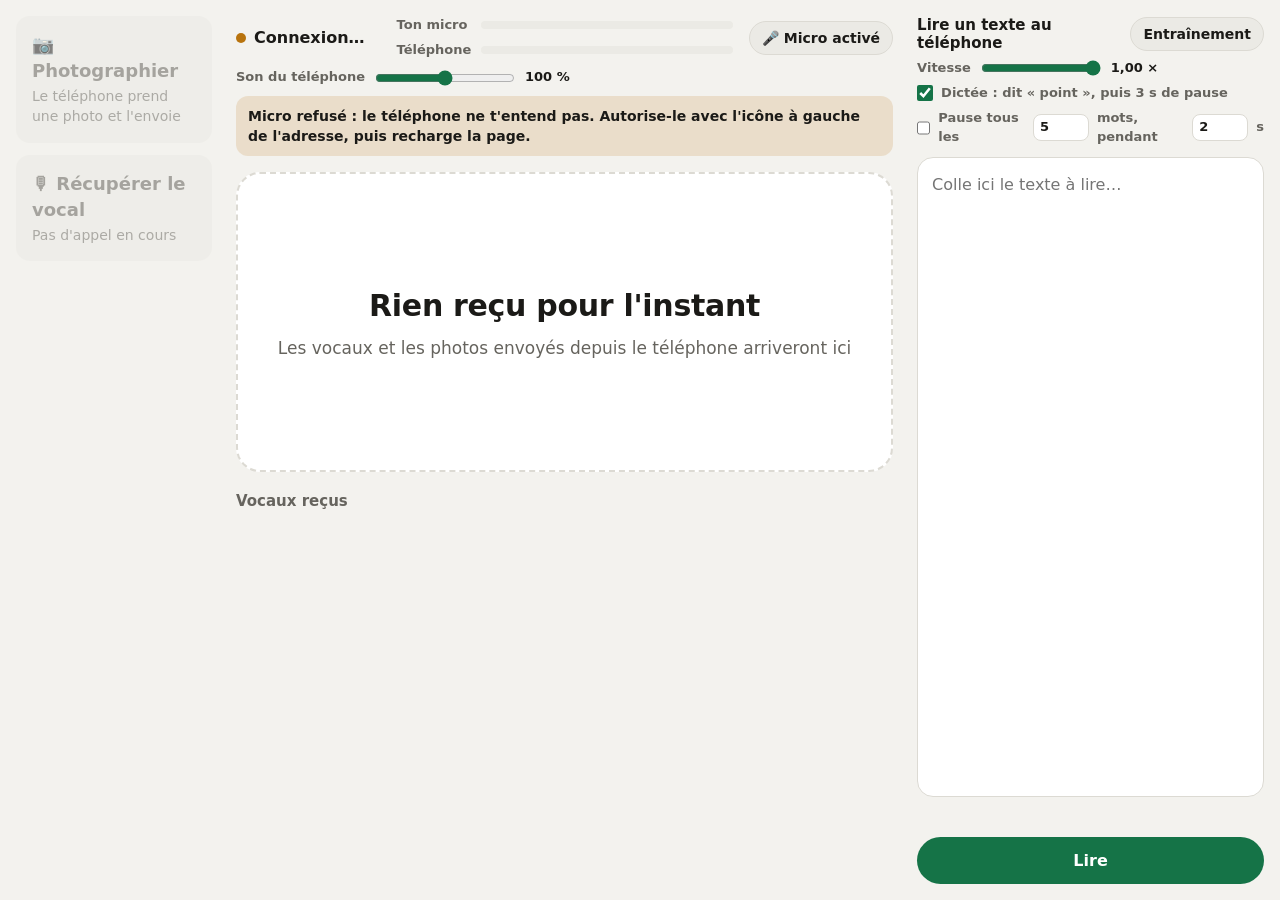
<file: index.html>
<!doctype html>
<html lang="fr">
<head>
  <meta charset="utf-8">
  <meta name="viewport" content="width=device-width, initial-scale=1">
  <title>Vocaux reçus</title>
  <script>
    // Le même lien ouvert sur un téléphone mène à l'appli du téléphone.
    if (/Android|iPhone|iPad/i.test(navigator.userAgent)) location.replace('tel.html');
  </script>
  <link rel="icon" href="icone.svg" type="image/svg+xml">
  <link rel="stylesheet" href="style.css?v=32">
  <link rel="preconnect" href="https://0.peerjs.com">
</head>
<body>
  <div class="ecran">
  <!-- Commandes envoyées au téléphone pendant l'appel. -->
  <aside class="pc-commandes">
    <button class="commande" id="photographier" disabled>
      <span class="commande-titre">📷 Photographier</span>
      <span class="commande-sous">Le téléphone prend une photo et l'envoie</span>
    </button>
    <button class="commande" id="recuperer" disabled>
      <span class="commande-titre">🎙 Récupérer le vocal</span>
      <span class="commande-sous" id="recuperer-sous">Pas d'appel en cours</span>
    </button>
    <p class="commande-info" id="commande-info" role="status"></p>
  </aside>

  <div class="pc">
    <header class="pc-haut">
      <div class="etat" id="etat" data-ton="attente">
        <span class="pastille"></span><span id="etat-texte">Connexion…</span>
      </div>
      <span class="chrono" id="chrono"></span>
      <div class="niveaux" id="niveaux" aria-hidden="true">
        <span>Ton micro</span>
        <div class="niveau"><div class="niveau-barre" id="niveau-micro"></div></div>
        <span>Téléphone</span>
        <div class="niveau"><div class="niveau-barre" id="niveau-tel"></div></div>
      </div>
      <button class="bouton-secondaire petit-bouton micro-bouton" id="micro-bouton">🎤 Micro activé</button>
      <label class="volume-tel" title="Au-delà de 100 %, la page amplifie le son du téléphone">Son du téléphone
        <input type="range" id="volume-tel" min="0" max="200" step="5" value="100">
        <span id="volume-tel-valeur">100 %</span>
      </label>
      <p class="alerte note-micro" id="note-micro">Clique sur « Autoriser » en haut de la page pour que le téléphone t'entende.</p>
    </header>

    <a class="zone-recu" id="zone-recu" data-etat="vide">
      <span class="recu-titre" id="recu-titre">Aucun vocal pour l'instant</span>
      <span class="recu-sous" id="recu-sous"></span>
      <span class="recu-indice" id="recu-indice"></span>
      <span class="recu-progression" id="recu-progression" hidden><span id="recu-barre"></span></span>
    </a>

    <section class="pc-liste">
      <div class="liste-tete">
        <h2 id="resume">Vocaux reçus</h2>
        <button class="bouton-secondaire" id="tout-effacer" hidden>Tout effacer</button>
      </div>
      <ol class="fichiers" id="vocaux"></ol>
    </section>
  </div>

  <!-- Lecture de texte : la voix de synthèse est envoyée dans l'appel, vers le téléphone. -->
  <aside class="lecture">
    <div class="lecture-tete">
      <h2 id="lecture-titre">Lire un texte au téléphone</h2>
      <button class="bouton-secondaire petit-bouton lecture-entrainement" id="lecture-entrainement" aria-pressed="false"
        title="Sans appel : la dictée sort sur l'ordinateur, rien ne passe par le téléphone ni par le relais">Entraînement</button>
      <label class="lecture-reglage">Vitesse
        <input type="range" id="lecture-vitesse" min="0.1" max="1" step="0.05" value="1">
        <span id="lecture-vitesse-valeur">1,00 ×</span>
      </label>
      <label class="lecture-reglage" title="À chaque point, la voix dit « point » puis attend 3 secondes">
        <input type="checkbox" id="lecture-dictee" checked> Dictée : dit « point », puis 3 s de pause
      </label>
      <label class="lecture-reglage" title="La voix s'arrête après chaque groupe de mots, le temps indiqué">
        <input type="checkbox" id="lecture-groupes"> Pause tous les
        <input type="number" id="lecture-groupes-mots" min="1" max="200" step="1" value="5" aria-label="Nombre de mots"> mots, pendant
        <input type="number" id="lecture-groupes-pause" min="0" max="60" step="0.5" value="2" aria-label="Durée de la pause en secondes"> s
      </label>
    </div>
    <textarea class="lecture-texte" id="lecture-saisie" placeholder="Colle ici le texte à lire…" spellcheck="false"></textarea>
    <div class="lecture-texte lecture-affichage" id="lecture-affichage" hidden></div>
    <p class="lecture-etat" id="lecture-etat" data-ton="neutre"></p>
    <div class="lecture-boutons">
      <button class="bouton-principal" id="lecture-lire">Lire</button>
      <button class="bouton-principal" id="lecture-pause" hidden>Pause</button>
      <button class="bouton-secondaire" id="lecture-arreter" hidden>Arrêter</button>
    </div>
  </aside>
  </div>

  <div class="voile" id="activer-son" hidden>Clique n'importe où pour entendre l'appel</div>
  <audio id="son-distant" autoplay></audio>

  <script src="peerjs.min.js?v=1.5.5"></script>
  <script src="commun.js?v=19"></script>
  <script src="ecoute.js?v=33"></script>
  <script src="lecture.js?v=30"></script>
</body>
</html>
</file>
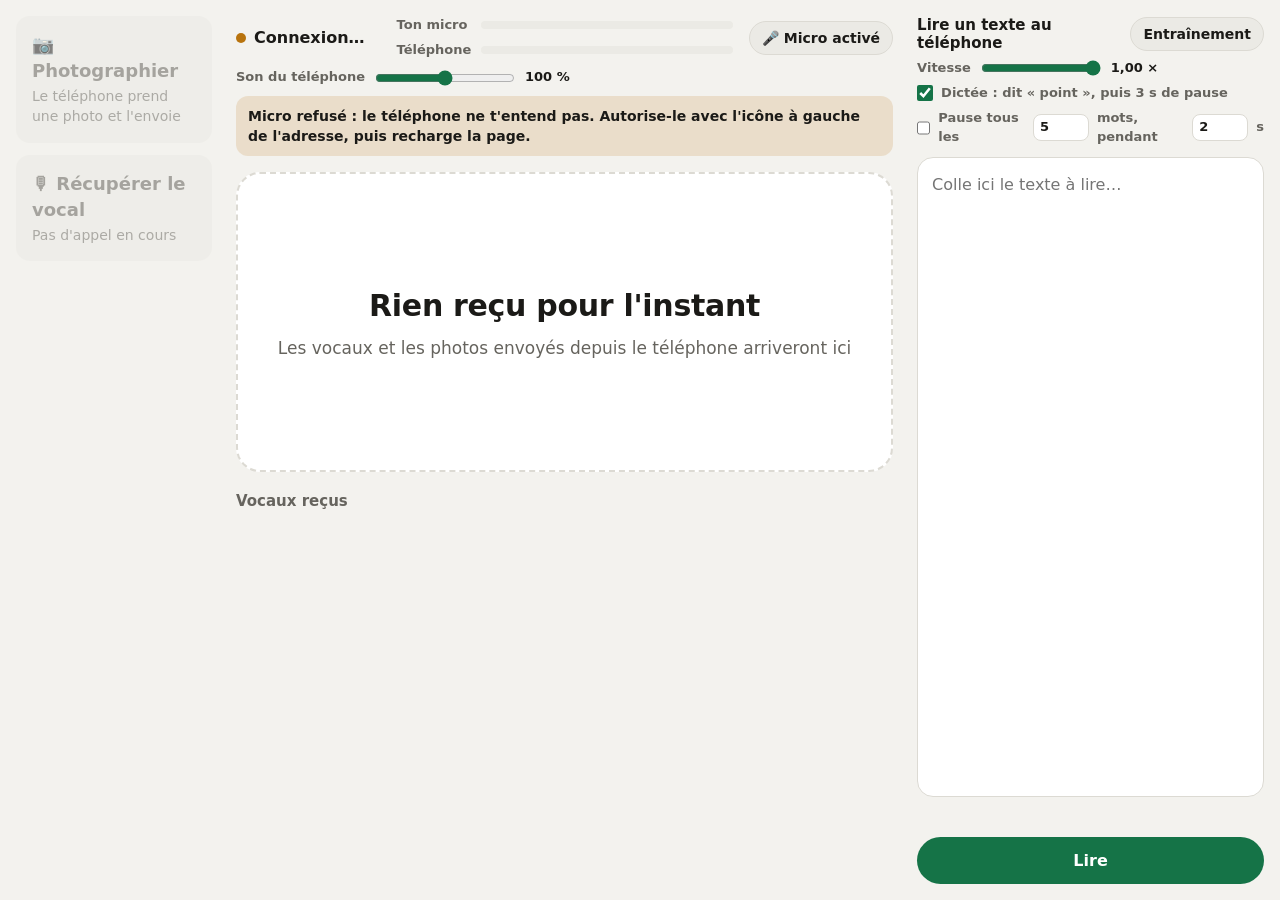
<file: ecoute.html>
<!doctype html>
<html lang="fr">
<head>
  <meta charset="utf-8">
  <title>Vocaux reçus</title>
  <!-- Ancienne adresse : la page de l'ordinateur est maintenant à la racine du site. -->
  <script>location.replace('./');</script>
</head>
<body></body>
</html>
</file>
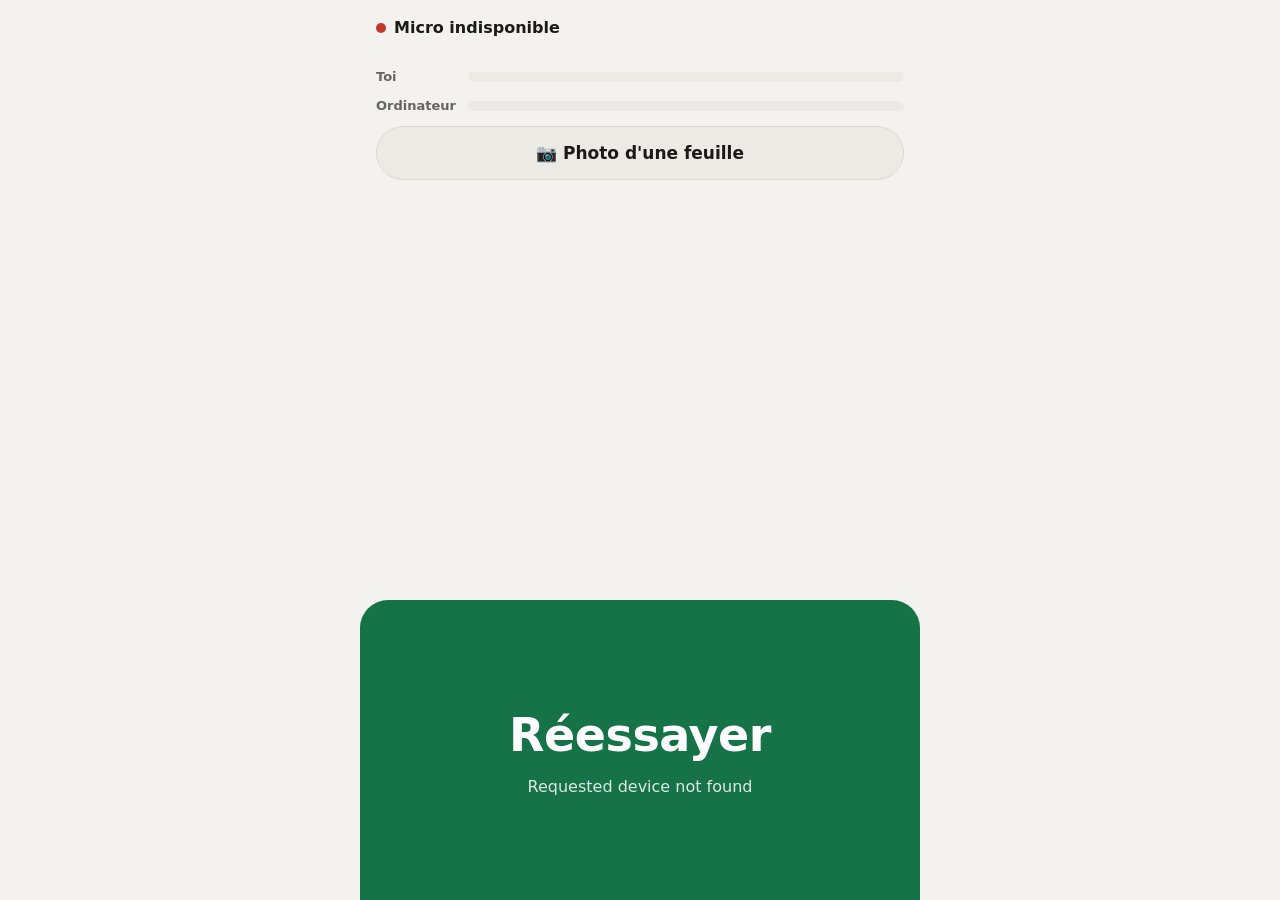
<file: tel.html>
<!doctype html>
<html lang="fr">
<head>
  <meta charset="utf-8">
  <meta name="viewport" content="width=device-width, initial-scale=1, viewport-fit=cover">
  <meta name="theme-color" content="#157347">
  <title>Vocal</title>
  <link rel="manifest" href="manifest.webmanifest">
  <link rel="icon" href="icone.svg" type="image/svg+xml">
  <link rel="stylesheet" href="style.css?v=31">
  <!-- Le serveur de mise en relation : la connexion se prépare pendant le chargement de la page. -->
  <link rel="preconnect" href="https://0.peerjs.com">
</head>
<body>
  <div class="tel">
    <header class="tel-haut">
      <div class="etat" id="etat" data-ton="attente">
        <span class="pastille"></span><span id="etat-texte">Démarrage…</span>
      </div>
      <span class="chrono" id="chrono"></span>
      <button class="raccrocher" id="raccrocher" hidden>Raccrocher</button>
    </header>

    <main class="tel-milieu">
      <section class="direct">
        <div class="niveaux" aria-hidden="true">
          <span>Toi</span>
          <div class="niveau"><div class="niveau-barre" id="niveau"></div></div>
          <span>Ordinateur</span>
          <div class="niveau"><div class="niveau-barre" id="niveau-ordi"></div></div>
        </div>
        <button class="bouton-secondaire bouton-photo" id="photo">📷 Photo d'une feuille</button>
        <p class="alerte" id="alerte" hidden></p>
        <p class="petit" id="telecommande" hidden>🎧 Le bouton pause/lecture des écouteurs envoie aussi le vocal, même écran éteint.</p>
        <button class="bouton-secondaire" id="ecran-noir" hidden>Écran noir (l'appel continue, double-touche pour revenir)</button>
      </section>

      <section class="volume" id="volume" hidden>
        <div class="volume-tete"><span>Volume</span><span id="volume-valeur"></span></div>
        <div class="volume-reglage">
          <button class="volume-bouton" id="volume-moins" aria-label="Baisser le volume">−</button>
          <input type="range" id="volume-curseur" min="0" max="150" step="1" aria-label="Volume">
          <button class="volume-bouton" id="volume-plus" aria-label="Monter le volume">+</button>
        </div>
      </section>

      <section class="journal" id="journal" hidden>
        <h2>Envois</h2>
        <ol class="liste" id="liste"></ol>
      </section>
    </main>

    <button class="gros-bouton" id="gros-bouton" disabled>
      <span class="bouton-titre" id="bouton-titre">Envoyer</span>
      <span class="bouton-sous" id="bouton-sous">Autorise le micro pour commencer</span>
    </button>
  </div>

  <!-- Appareil photo en mode document : viseur avec cadre A4, la photo part dès qu'elle est prise. -->
  <div class="camera" id="camera" hidden>
    <video class="camera-video" id="camera-video" autoplay playsinline muted></video>
    <div class="camera-cadre" id="camera-cadre" aria-hidden="true"></div>
    <p class="camera-aide" id="camera-aide">Cadre toute la feuille, bien à plat et éclairée</p>
    <div class="camera-barre" id="camera-barre-prise">
      <button class="camera-petit" id="camera-annuler">Annuler</button>
      <button class="camera-declencheur" id="camera-prendre" aria-label="Prendre la photo"></button>
    </div>
  </div>

  <div class="voile" id="voile" hidden>Touche l'écran pour entendre l'ordinateur</div>
  <audio id="son-distant" autoplay playsinline></audio>

  <script src="peerjs.min.js?v=1.5.5"></script>
  <script src="commun.js?v=19"></script>
  <script src="telephone.js?v=31"></script>
</body>
</html>
</file>
<file: style.css>
:root {
  --fond: #f3f2ee;
  --surface: #ffffff;
  --surface-2: #ebeae5;
  --texte: #1b1a17;
  --doux: #66645e;
  --ligne: #dcdad3;
  --accent: #157347;
  --accent-fort: #0d5131;
  --sur-accent: #ffffff;
  --lien: #126b41;
  --danger: #c2372c;
  --attention: #b8730d;
  --ok: #1f8a55;
  color-scheme: light;
}

@media (prefers-color-scheme: dark) {
  :root {
    --fond: #121311;
    --surface: #1c1d1a;
    --surface-2: #272824;
    --texte: #f0efea;
    --doux: #a3a19a;
    --ligne: #33342f;
    --accent: #1b8a55;
    --accent-fort: #12663e;
    --sur-accent: #ffffff;
    --lien: #5fd39a;
    --danger: #e5584b;
    --attention: #e0a03a;
    --ok: #4cc488;
    color-scheme: dark;
  }
}

* { box-sizing: border-box; }
[hidden] { display: none !important; }
html, body { margin: 0; }
body {
  background: var(--fond);
  color: var(--texte);
  font: 16px/1.45 system-ui, -apple-system, "Segoe UI", Roboto, sans-serif;
  -webkit-text-size-adjust: 100%;
}
button { font: inherit; color: inherit; cursor: pointer; }
button:disabled { cursor: default; opacity: .55; }
h1, h2 { margin: 0; line-height: 1.2; }
h1 { font-size: 26px; letter-spacing: -.01em; }
h2 { font-size: 15px; }
.petit { font-size: 13px; color: var(--doux); margin: 0; overflow-wrap: anywhere; }

.carte {
  background: var(--surface);
  border: 1px solid var(--ligne);
  border-radius: 16px;
  padding: 16px;
}

.bouton-principal, .bouton-secondaire {
  border-radius: 999px;
  font-weight: 650;
  text-decoration: none;
  display: inline-flex;
  align-items: center;
  justify-content: center;
  white-space: nowrap;
}
.bouton-principal { background: var(--accent); color: var(--sur-accent); border: 0; padding: 12px 20px; }
.bouton-principal:active { background: var(--accent-fort); }
.bouton-secondaire { background: var(--surface-2); color: var(--texte); border: 1px solid var(--ligne); padding: 10px 16px; }
.petit-bouton { padding: 6px 12px; font-size: 14px; }
.lien-discret {
  background: none; border: 0; padding: 4px 2px;
  color: var(--lien); font-weight: 600; font-size: 14px;
  text-decoration: underline; text-underline-offset: 3px;
}

/* Pastille d'état */
.etat { display: flex; align-items: center; gap: 8px; font-weight: 600; min-width: 0; }
.etat span:last-of-type { overflow: hidden; text-overflow: ellipsis; white-space: nowrap; }
.pastille { width: 10px; height: 10px; border-radius: 50%; background: var(--doux); flex: none; }
.etat[data-ton="ok"] .pastille { background: var(--ok); }
.etat[data-ton="attente"] .pastille { background: var(--attention); animation: pulsation 1.4s ease-in-out infinite; }
.etat[data-ton="erreur"] .pastille { background: var(--danger); }
.chrono { font-variant-numeric: tabular-nums; color: var(--doux); font-weight: 500; }
@keyframes pulsation { 50% { opacity: .3; } }

/* ---------- Téléphone ---------- */

.tel {
  display: flex;
  flex-direction: column;
  height: 100vh;
  height: 100dvh;
  max-width: 560px;
  margin: 0 auto;
}

.tel-haut {
  display: flex;
  align-items: center;
  gap: 12px;
  min-height: 56px;
  padding: calc(10px + env(safe-area-inset-top)) 16px 10px;
}
.tel-haut .etat { flex: 1; }
.raccrocher {
  background: var(--danger); color: #fff; border: 0;
  border-radius: 999px; padding: 8px 14px; font-weight: 650; font-size: 15px;
}

.tel-milieu {
  flex: 1;
  min-height: 0;
  overflow-y: auto;
  padding: 4px 16px 16px;
  display: flex;
  flex-direction: column;
  gap: 16px;
}

.direct { display: flex; flex-direction: column; gap: 10px; padding-top: 8px; }
.niveaux {
  display: grid;
  grid-template-columns: auto 1fr;
  align-items: center;
  gap: 10px 12px;
  font-size: 13px;
  font-weight: 600;
  color: var(--doux);
}
.niveau { height: 10px; border-radius: 999px; background: var(--surface-2); overflow: hidden; }
.niveau-barre {
  height: 100%;
  background: var(--ok);
  transform: scaleX(0);
  transform-origin: left;
  transition: transform .1s linear;
}
.alerte {
  margin: 0;
  padding: 10px 12px;
  border-radius: 12px;
  background: color-mix(in srgb, var(--attention) 16%, transparent);
  color: var(--texte);
  font-size: 14px;
  font-weight: 600;
}

.journal h2 { color: var(--doux); text-transform: uppercase; letter-spacing: .04em; font-size: 13px; margin-bottom: 6px; }
.liste { list-style: none; margin: 0; padding: 0; }
.liste li {
  display: flex;
  align-items: baseline;
  gap: 10px;
  padding: 10px 0;
  border-bottom: 1px solid var(--ligne);
  font-variant-numeric: tabular-nums;
}
.liste .num { font-weight: 700; min-width: 36px; }
.liste .info { flex: 1; color: var(--doux); }
.liste .info.coupe { color: var(--attention); }
#ecran-noir { white-space: normal; text-align: center; }

/* Volume (appli Android) : au milieu de l'écran. */
.volume {
  margin: auto 0;
  padding: 16px;
  border: 1px solid var(--ligne);
  border-radius: 18px;
  background: var(--surface);
}
.volume-tete { display: flex; justify-content: space-between; font-weight: 650; margin-bottom: 12px; }
#volume-valeur { color: var(--doux); font-variant-numeric: tabular-nums; }
.volume-reglage { display: flex; align-items: center; gap: 12px; }
.volume-bouton {
  width: 52px; height: 52px; flex: none;
  display: grid; place-items: center;
  border-radius: 50%;
  border: 1px solid var(--ligne);
  background: var(--surface-2);
  font-size: 28px; font-weight: 600; line-height: 1;
}
#volume-curseur {
  --rempli: 50%;
  flex: 1; min-width: 0; height: 44px; margin: 0;
  -webkit-appearance: none; appearance: none;
  background: transparent;
}
#volume-curseur::-webkit-slider-runnable-track {
  height: 10px;
  border-radius: 999px;
  background: linear-gradient(to right, var(--accent) var(--rempli), var(--surface-2) var(--rempli));
}
#volume-curseur::-webkit-slider-thumb {
  -webkit-appearance: none;
  width: 32px; height: 32px;
  margin-top: -11px;
  border-radius: 50%;
  border: 3px solid var(--sur-accent);
  background: var(--accent);
}
.liste .statut { font-size: 14px; font-weight: 600; color: var(--doux); }
.liste li[data-ton="ok"] .statut { color: var(--ok); }
.liste li[data-ton="envoi"] .statut { color: var(--attention); }
.liste li[data-ton="erreur"] .statut { color: var(--danger); }

/* Le gros bouton : tout le tiers bas de l'écran. */
.gros-bouton {
  flex: none;
  width: 100%;
  height: 33.333vh;
  height: 33.333dvh;
  border: 0;
  border-radius: 28px 28px 0 0;
  background: var(--accent);
  color: var(--sur-accent);
  display: flex;
  flex-direction: column;
  align-items: center;
  justify-content: center;
  gap: 6px;
  padding: 0 16px env(safe-area-inset-bottom);
  touch-action: manipulation;
  -webkit-tap-highlight-color: transparent;
  user-select: none;
  transition: background .2s, transform .08s;
}
.gros-bouton:active { background: var(--accent-fort); transform: scale(.99); }
.gros-bouton:disabled { opacity: .7; }
.gros-bouton.envoye { background: var(--accent-fort); }
.gros-bouton.refus { animation: secousse .3s; }
.bouton-titre { font-size: clamp(30px, 10vw, 46px); font-weight: 750; letter-spacing: -.01em; }
.bouton-sous { font-size: 16px; opacity: .85; font-variant-numeric: tabular-nums; text-align: center; }
@keyframes secousse {
  25% { transform: translateX(-8px); }
  50% { transform: translateX(8px); }
  75% { transform: translateX(-4px); }
}

/* ---------- Ordinateur ---------- */

.pc {
  display: flex;
  flex-direction: column;
  height: 100vh;
  height: 100dvh;
  max-width: 820px;
  margin: 0 auto;
  padding: 0 16px;
}
.pc-haut { display: flex; flex-wrap: wrap; align-items: center; gap: 8px 16px; padding: 16px 0; }
.pc-haut .niveaux { flex: 1 1 240px; max-width: 340px; margin-left: auto; gap: 6px 10px; }
.pc-haut .niveau { height: 8px; }
.note-micro { flex-basis: 100%; }
.volume-tel { display: flex; align-items: center; gap: 8px; font-size: 13px; font-weight: 600; color: var(--doux); }
.volume-tel input { width: 140px; accent-color: var(--accent); }
#volume-tel-valeur { min-width: 44px; font-variant-numeric: tabular-nums; color: var(--texte); }
.micro-bouton[data-coupe="true"] { background: var(--danger); border-color: var(--danger); color: #fff; }

/* « Tu as reçu » : tout le tiers haut de l'écran. */
.zone-recu {
  flex: none;
  height: 33.333vh;
  height: 33.333dvh;
  display: flex;
  flex-direction: column;
  align-items: center;
  justify-content: center;
  gap: 8px;
  padding: 16px;
  border: 2px dashed var(--ligne);
  border-radius: 24px;
  background: var(--surface);
  color: var(--doux);
  text-align: center;
  text-decoration: none;
  user-select: none;
}
.zone-recu[data-etat="reception"] { border-style: solid; border-color: var(--accent); color: var(--texte); }
.zone-recu[data-etat="recu"] {
  border: 0;
  background: var(--accent);
  color: var(--sur-accent);
  cursor: grab;
}
.zone-recu[data-etat="recu"]:hover { background: var(--accent-fort); }
.zone-recu[data-etat="recu"]:active { cursor: grabbing; }
.zone-recu.flash { animation: flash 1.2s ease-out; }
@keyframes flash {
  0% { transform: scale(1.02); box-shadow: 0 0 0 10px color-mix(in srgb, var(--accent) 35%, transparent); }
  100% { transform: scale(1); box-shadow: 0 0 0 0 transparent; }
}
.recu-titre { font-size: clamp(26px, 4.5vw, 44px); font-weight: 750; letter-spacing: -.01em; color: inherit; }
.zone-recu[data-etat="vide"] .recu-titre { color: var(--texte); font-size: clamp(22px, 3vw, 30px); }
.recu-sous { font-size: 17px; font-variant-numeric: tabular-nums; }
.recu-indice { font-size: 14px; opacity: .85; }
.recu-sous:empty, .recu-indice:empty { display: none; }
.recu-progression { width: min(360px, 80%); height: 8px; border-radius: 999px; background: var(--surface-2); overflow: hidden; }
#recu-barre { display: block; height: 100%; background: var(--accent); transform: scaleX(0); transform-origin: left; }

.pc-liste { flex: 1; min-height: 0; display: flex; flex-direction: column; padding: 20px 0 16px; }
.liste-tete { display: flex; justify-content: space-between; align-items: center; gap: 12px; margin-bottom: 10px; }
.liste-tete h2 { font-size: 15px; color: var(--doux); font-variant-numeric: tabular-nums; }
.fichiers {
  flex: 1;
  min-height: 0;
  overflow-y: auto;
  list-style: none;
  margin: 0;
  padding: 0;
  display: flex;
  flex-direction: column;
  gap: 8px;
}
.fichier { display: flex; align-items: center; gap: 8px; }
.fichier-lien {
  flex: 1;
  min-width: 0;
  display: flex;
  align-items: center;
  gap: 14px;
  padding: 10px 14px;
  background: var(--surface);
  border: 1px solid var(--ligne);
  border-radius: 14px;
  color: var(--texte);
  text-decoration: none;
  cursor: grab;
}
.fichier-lien:hover { border-color: var(--accent); }
.fichier-lien:active { cursor: grabbing; }
.fichier.nouveau .fichier-lien { animation: arrivee 1.6s ease-out; }
@keyframes arrivee {
  0% { border-color: var(--accent); box-shadow: 0 0 0 3px color-mix(in srgb, var(--accent) 30%, transparent); }
  100% { border-color: var(--ligne); box-shadow: 0 0 0 0 transparent; }
}
.fichier-icone {
  width: 38px; height: 38px; flex: none; padding: 8px;
  border-radius: 10px;
  background: color-mix(in srgb, var(--accent) 14%, transparent);
  fill: none; stroke: var(--lien); stroke-width: 2.2; stroke-linecap: round;
}
.fichier-texte { flex: 1; min-width: 0; display: flex; flex-direction: column; }
.fichier-nom { font-weight: 700; }
.fichier-meta { font-size: 14px; color: var(--doux); font-variant-numeric: tabular-nums; }
.fichier-action { font-size: 14px; font-weight: 600; color: var(--lien); }
.ecouter {
  width: 46px; height: 46px; flex: none;
  display: grid; place-items: center;
  border-radius: 50%;
  border: 1px solid var(--ligne);
  background: var(--surface);
  color: var(--texte);
}
.ecouter svg { width: 18px; height: 18px; fill: currentColor; }
.fichier.en-lecture .ecouter { background: var(--accent); color: var(--sur-accent); border-color: transparent; }

.voile {
  position: fixed;
  inset: 0;
  z-index: 10;
  display: grid;
  place-items: center;
  padding: 24px;
  background: rgba(0, 0, 0, .6);
  color: #fff;
  font-size: 24px;
  font-weight: 700;
  text-align: center;
  cursor: pointer;
}

/* ---------- Photo d'une feuille ---------- */

.bouton-photo { font-size: 17px; padding: 14px 16px; }

.fichier-miniature {
  width: 48px; height: 48px; flex: none;
  border-radius: 10px;
  object-fit: cover;
  background: var(--surface-2);
}

/* Appareil photo : plein écran, toujours sombre pour bien voir le viseur. */
.camera {
  position: fixed;
  inset: 0;
  z-index: 20;
  display: flex;
  flex-direction: column;
  background: #000;
  color: #fff;
}
.camera-video {
  flex: 1;
  min-height: 0;
  width: 100%;
  object-fit: contain;
  background: #000;
}
/* Cadre au format A4 (1 × 1,414) au centre du viseur ; le reste est assombri. */
.camera-cadre {
  position: absolute;
  left: 50%;
  top: calc(50% - 60px);
  width: min(78vw, 46vh);
  aspect-ratio: 1 / 1.414;
  transform: translate(-50%, -50%);
  border: 3px solid rgba(255, 255, 255, .9);
  border-radius: 10px;
  box-shadow: 0 0 0 100vmax rgba(0, 0, 0, .35);
  pointer-events: none;
}
.camera-aide {
  position: absolute;
  top: calc(16px + env(safe-area-inset-top));
  left: 16px;
  right: 16px;
  margin: 0;
  padding: 8px 12px;
  border-radius: 999px;
  background: rgba(0, 0, 0, .55);
  text-align: center;
  font-size: 15px;
  font-weight: 600;
}
/* Trois colonnes : le bouton du milieu reste au centre même quand un bouton de côté est caché. */
.camera-barre {
  flex: none;
  display: grid;
  grid-template-columns: 1fr auto 1fr;
  align-items: center;
  gap: 12px;
  padding: 18px 20px calc(22px + env(safe-area-inset-bottom));
  background: #000;
}
.camera-barre > :first-child { justify-self: start; }
.camera-barre > :last-child { justify-self: end; }
.camera-petit {
  min-width: 96px;
  padding: 12px 14px;
  border: 1px solid rgba(255, 255, 255, .35);
  border-radius: 999px;
  background: rgba(255, 255, 255, .08);
  color: #fff;
  font-weight: 650;
}
.camera-declencheur {
  width: 78px; height: 78px; flex: none;
  border-radius: 50%;
  border: 5px solid #fff;
  background: #fff;
  box-shadow: inset 0 0 0 4px #000;
}
.camera-declencheur:active { transform: scale(.94); }

/* ---------- Ordinateur : lecture de texte (colonne de droite) ---------- */

.ecran { display: flex; justify-content: center; }
.ecran .pc { flex: 1 1 820px; min-width: 0; margin: 0; }
.lecture {
  flex: 0 1 440px;
  min-width: 300px;
  height: 100vh;
  height: 100dvh;
  display: flex;
  flex-direction: column;
  gap: 10px;
  padding: 16px 16px 16px 8px;
}
.lecture-tete { display: flex; flex-wrap: wrap; align-items: center; justify-content: space-between; gap: 6px 12px; }
.lecture-tete h2 { flex: 1 1 0; min-width: 0; }
.lecture-entrainement { flex: none; }
.lecture-tete .lecture-reglage { flex-basis: 100%; }
.lecture-entrainement[aria-pressed="true"] { background: var(--accent); border-color: var(--accent); color: var(--sur-accent); }
.lecture-reglage { display: flex; align-items: center; gap: 8px; font-size: 13px; font-weight: 600; color: var(--doux); }
.lecture-reglage input { width: 120px; accent-color: var(--accent); }
.lecture-reglage input[type="checkbox"] { width: 16px; height: 16px; margin: 0; }
.lecture-reglage input[type="number"] {
  width: 56px; padding: 3px 6px; font: inherit; color: var(--texte);
  background: var(--surface); border: 1px solid var(--ligne); border-radius: 8px;
}
#lecture-vitesse-valeur { min-width: 40px; font-variant-numeric: tabular-nums; color: var(--texte); }
.lecture-texte {
  flex: 1;
  min-height: 0;
  width: 100%;
  margin: 0;
  padding: 14px;
  overflow-y: auto;
  resize: none;
  background: var(--surface);
  color: var(--texte);
  border: 1px solid var(--ligne);
  border-radius: 16px;
  font: inherit;
  line-height: 1.6;
}
.lecture-texte:focus { outline: 2px solid var(--accent); outline-offset: -1px; }
.lecture-affichage { white-space: pre-wrap; overflow-wrap: anywhere; }
/* Ce qui a été lu change de couleur ; le mot en train d'être dit est surligné. */
.lecture-affichage .mot { cursor: pointer; border-radius: 4px; transition: color .15s; }
.lecture-affichage .mot.lu { color: var(--lien); }
.lecture-affichage .mot.courant { background: color-mix(in srgb, var(--attention) 35%, transparent); }
.lecture-etat { margin: 0; min-height: 1.45em; font-size: 14px; font-weight: 600; color: var(--doux); }
.lecture-etat[data-ton="ok"] { color: var(--ok); }
.lecture-etat[data-ton="erreur"] { color: var(--danger); }
.lecture-etat[data-ton="attente"] { color: var(--attention); }
.lecture-boutons { display: flex; gap: 10px; }
.lecture-boutons button { flex: 1; }

/* Commandes du téléphone, à gauche de la page ordinateur. */
.pc-commandes {
  flex: 0 0 220px;
  height: 100vh;
  height: 100dvh;
  display: flex;
  flex-direction: column;
  gap: 12px;
  padding: 16px 8px 16px 16px;
}
.commande {
  display: flex;
  flex-direction: column;
  align-items: flex-start;
  gap: 2px;
  padding: 16px;
  border: 0;
  border-radius: 14px;
  background: var(--accent);
  color: var(--sur-accent);
  text-align: left;
}
.commande:hover:not(:disabled) { background: var(--accent-fort); }
.commande:disabled { background: var(--surface-2); color: var(--doux); }
.commande-titre { font-size: 18px; font-weight: 750; }
.commande-sous { font-size: 14px; opacity: .9; font-variant-numeric: tabular-nums; }
.commande-info { margin: 0; font-size: 14px; font-weight: 600; color: var(--doux); }
.commande-info:empty { display: none; }

/* Écran étroit : les commandes passent en ligne au-dessus, la lecture sous les vocaux. */
@media (max-width: 900px) {
  .ecran { flex-direction: column; }
  .ecran .pc { flex: none; }
  .lecture { flex: none; min-width: 0; height: 80vh; padding: 0 16px 16px; }
  .pc-commandes { flex: none; height: auto; flex-direction: row; flex-wrap: wrap; padding: 16px 16px 0; }
  .commande { flex: 1 1 200px; }
  .commande-info { flex-basis: 100%; }
}
</file>
